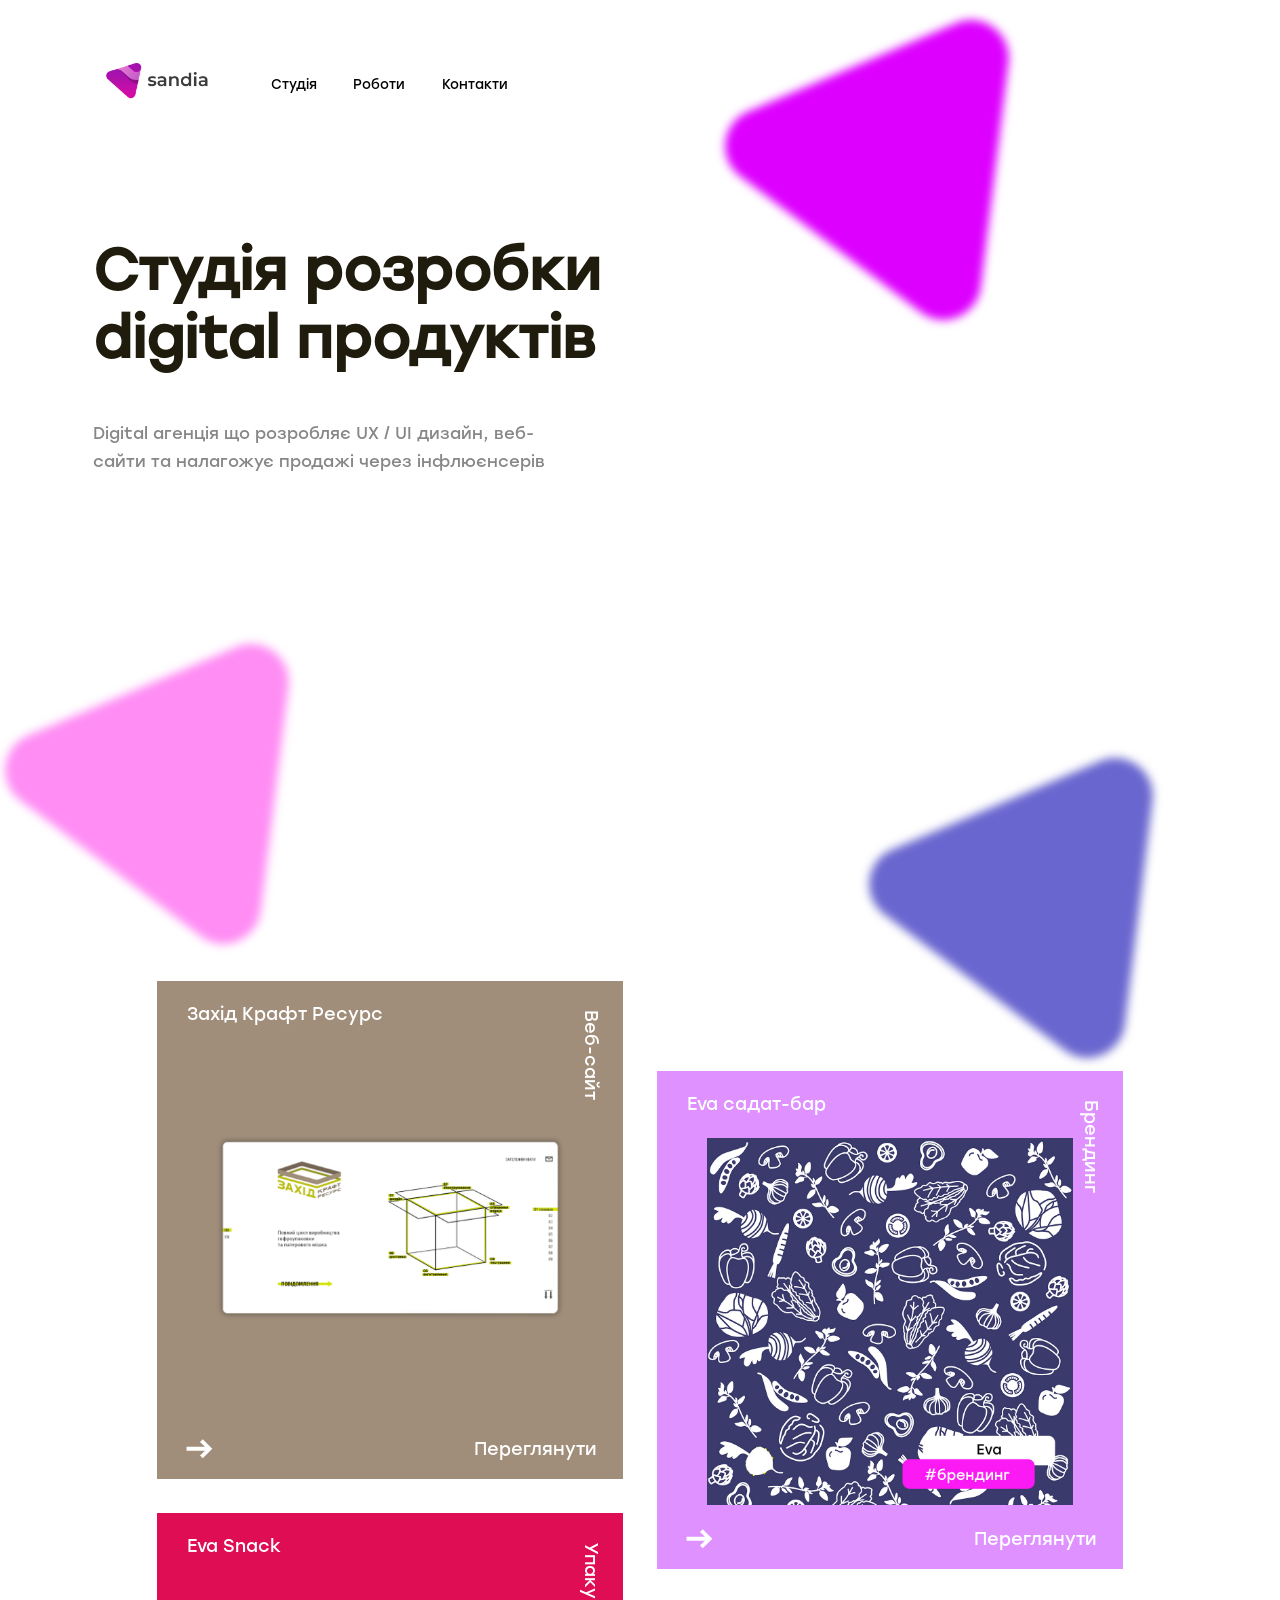
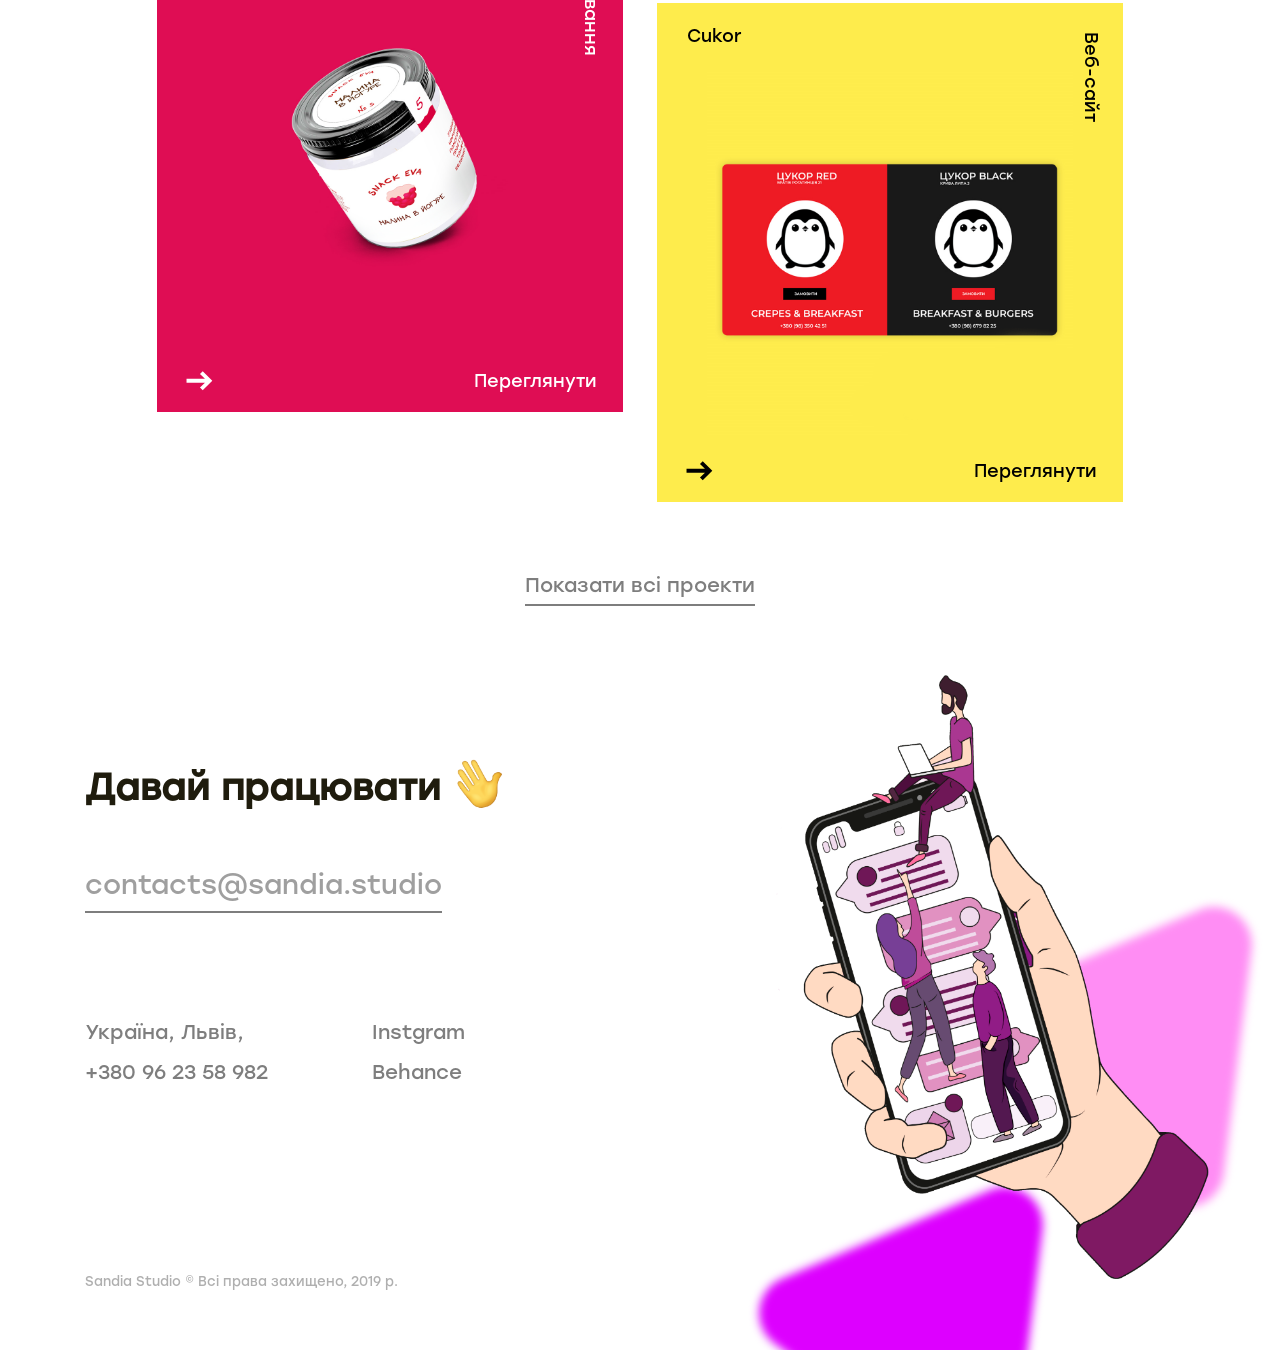
<file: index.html>
<!DOCTYPE html>
<html lang="en">
<head>
    <meta charset="UTF-8">
    <meta name="viewport" content="width=device-width, initial-scale=1.0">
    <meta http-equiv="X-UA-Compatible" content="ie=edge">
    <title>sandia</title>

    <link rel="apple-touch-icon" sizes="76x76" href="img/favicon/apple-touch-icon.png">
    <link rel="icon" type="image/png" sizes="32x32" href="img/favicon/favicon-32x32.png">
    <link rel="icon" type="image/png" sizes="16x16" href="img/favicon/favicon-16x16.png">
    <!--<link rel="manifest" href="img/favicon/site.webmanifest">-->
    <link rel="mask-icon" href="img/favicon/safari-pinned-tab.svg" color="#5bbad5">
    <meta name="msapplication-TileColor" content="#603cba">
    <meta name="theme-color" content="#ffffff">

    <link rel="stylesheet" href="css/normalize.css">
    <link rel="stylesheet" href="css/style.css">
</head>
<body>
    <div class="page-wrap">
        <header>
            <div class="header" id="studio">
                <div class="header__inner">
                    <div class="header-top">
                        <div class="header-top__logo header-top__logo-mobile">
                            <img src="img/svg/logosandia.svg" alt="sandia">
                        </div>
                        <nav class="header-top__menu header-top__logo-mobile-menu">
                            <div class="header-top__logo">
                                <img src="img/svg/logosandia.svg" alt="sandia">
                            </div>
                            <div class="header-top__menu-wrap">
                                <ul class="header-top__menu-list">
                                    <li class="header-top__menu-item">
                                        <a href="#studio" class="header-top__menu-link">
                                            Студія
                                        </a>
                                    </li>
                                    <li class="header-top__menu-item">
                                        <a href="#works" class="header-top__menu-link">
                                            Роботи
                                        </a>
                                    </li>
                                    <li class="header-top__menu-item">
                                        <a href="#contact" class="header-top__menu-link">
                                            Контакти
                                        </a>
                                    </li>
                                </ul>
                                <div class="footer-top header-top__mobile-menu-bottom">
                                    <div class="footer-top__title">
                                        Давай працювати
                                    </div>
                                    <div class="footer-top__contact">
                                        <a href="mailto:contacts@sandia.studio">contacts@sandia.studio</a>
                                    </div>
                                </div>
                            </div>
                        </nav>
                        <a class="header-top__mobile-menu-btn">

                        </a>
                    </div>
                    <div class="header-bottom">
                        <h1 class="header-bottom__title">
                            Cтудія розробки
                            <span>digital продуктів</span>
                        </h1>
                        <div class="header-bottom__desc">
                            Digital агенція що розробляє UX / UI дизайн, веб-
                            <br>
                            сайти та налагожує продажі через інфлюєнсерів
                        </div>
                    </div>
                </div>
            </div>
            <div class="triangle">
                <div class="triangle__inner">
                    <div class="triangle__item triangle__item--one" data-top="1">
                        <svg version="1.1" xmlns="http://www.w3.org/2000/svg" xmlns:xlink="http://www.w3.org/1999/xlink" x="0px" y="0px"
                             viewBox="0 0 542.7 574.1" style="enable-background:new 0 0 542.7 574.1;" xml:space="preserve">
                        <style type="text/css">
                            .t1{fill:#DD00FF;}
                        </style>
                            <path id="Polygon_1" class="t1" d="M442.4,5.8c51-21.7,106.4,20,99.7,75.1l-52.9,429.8c-6.8,55-70.6,82.1-114.8,48.7L28.7,299
                        c-44.3-33.4-35.8-102.1,15.2-123.8L442.4,5.8z"/>
                    </svg>
                    </div>
                    <div class="triangle__item triangle__item--two">
                        <svg version="1.1"  xmlns="http://www.w3.org/2000/svg" xmlns:xlink="http://www.w3.org/1999/xlink" x="0px" y="0px"
                             viewBox="0 0 542.7 574.1" style="enable-background:new 0 0 542.7 574.1;" xml:space="preserve">
                        <style type="text/css">
                            .t2{fill:#FF8DF4;}
                        </style>
                            <path id="Polygon_2" class="t2" d="M442.4,5.8c51-21.7,106.4,20,99.7,75.1l-52.9,429.8c-6.8,55-70.6,82.1-114.8,48.7L28.7,299
                        c-44.3-33.4-35.8-102.1,15.2-123.8L442.4,5.8z"/>
                    </svg>
                    </div>
                    <div class="triangle__item triangle__item--three">
                        <svg version="1.1"  xmlns="http://www.w3.org/2000/svg" xmlns:xlink="http://www.w3.org/1999/xlink" x="0px" y="0px"
                             viewBox="0 0 542.7 574.1" style="enable-background:new 0 0 542.7 574.1;" xml:space="preserve">
                        <style type="text/css">
                            .t3{fill:#6966CF;}
                        </style>
                            <path id="Polygon_3" class="t3" d="M442.4,5.8c51-21.7,106.4,20,99.7,75.1l-52.9,429.8c-6.8,55-70.6,82.1-114.8,48.7L28.7,299
                        c-44.3-33.4-35.8-102.1,15.2-123.8L442.4,5.8z"/>
                    </svg>
                    </div>
                </div>
            </div>
        </header>
        <main>
            <div class="main__inner">
                <div class="project__wrap" id="works">
                    <div class="project__list">
                        <div class="project-item" style="background: #a08e7a">
                            <div class="project-top">
                                <div class="project-top__title">
                                    Захід Крафт Ресурс
                                </div>
                                <div class="project-top__desc">
                                    Веб-сайт
                                </div>
                            </div>
                            <div class="project-center">
                                <div class="project-center__img">
                                    <img src="img/project1.png" alt="img">
                                </div>

                            </div>
                            <div class="project-bottom">
                                <div class="project-bottom__arrow">
                                    <a href="javascript:void(0);">
                                        <svg version="1.1" xmlns="http://www.w3.org/2000/svg" xmlns:xlink="http://www.w3.org/1999/xlink" x="0px" y="0px"
                                             viewBox="0 0 35.8 26.3" style="enable-background:new 0 0 35.8 26.3;" xml:space="preserve">
                                    <g class="st0">
                                        <path class="st1" d="M18.8,22.2l6.7-6.4H0.7v-5.4h24.8L18.8,4l3.7-3.8l12.9,12.8L22.5,25.9L18.8,22.2z"/>
                                    </g>
                                    </svg>
                                    </a>
                                </div>
                                <div class="project-bottom__btn">
                                    <a href="#" class="project-bottom__btn-link">
                                        Переглянути
                                    </a>
                                </div>
                            </div>
                        </div>
                        <div class="project-item" style="background: #df92ff">
                            <div class="project-top">
                                <div class="project-top__title">
                                    Eva садат-бар
                                </div>
                                <div class="project-top__desc">
                                    Брендинг
                                </div>
                            </div>
                            <div class="project-center">
                                <div class="project-center__img">
                                    <img src="img/project2.png" alt="img">
                                </div>

                            </div>
                            <div class="project-bottom">
                                <div class="project-bottom__arrow">
                                    <a href="javascript:void(0);">
                                        <svg version="1.1" xmlns="http://www.w3.org/2000/svg" xmlns:xlink="http://www.w3.org/1999/xlink" x="0px" y="0px"
                                             viewBox="0 0 35.8 26.3" style="enable-background:new 0 0 35.8 26.3;" xml:space="preserve">
                                    <g class="st0">
                                        <path class="st1" d="M18.8,22.2l6.7-6.4H0.7v-5.4h24.8L18.8,4l3.7-3.8l12.9,12.8L22.5,25.9L18.8,22.2z"/>
                                    </g>
                                    </svg>
                                    </a>
                                </div>
                                <div class="project-bottom__btn">
                                    <a href="#" class="project-bottom__btn-link">
                                        Переглянути
                                    </a>
                                </div>
                            </div>
                        </div>
                        <div class="project-item" style="background: #df0d54">
                            <div class="project-top">
                                <div class="project-top__title">
                                    Eva Snack
                                </div>
                                <div class="project-top__desc">
                                    Упакування
                                </div>
                            </div>
                            <div class="project-center">
                                <div class="project-center__img">
                                    <img src="img/project3.png" alt="img">
                                </div>

                            </div>
                            <div class="project-bottom">
                                <div class="project-bottom__arrow">
                                    <a href="javascript:void(0);">
                                        <svg version="1.1" xmlns="http://www.w3.org/2000/svg" xmlns:xlink="http://www.w3.org/1999/xlink" x="0px" y="0px"
                                             viewBox="0 0 35.8 26.3" style="enable-background:new 0 0 35.8 26.3;" xml:space="preserve">
                                    <g class="st0">
                                        <path class="st1" d="M18.8,22.2l6.7-6.4H0.7v-5.4h24.8L18.8,4l3.7-3.8l12.9,12.8L22.5,25.9L18.8,22.2z"/>
                                    </g>
                                    </svg>
                                    </a>
                                </div>
                                <div class="project-bottom__btn">
                                    <a href="#" class="project-bottom__btn-link">
                                        Переглянути
                                    </a>
                                </div>
                            </div>
                        </div>
                        <div class="project-item black-txt" style="background: #feec4c">
                            <div class="project-top">
                                <div class="project-top__title">
                                    Cukor
                                </div>
                                <div class="project-top__desc">
                                    Веб-сайт
                                </div>
                            </div>
                            <div class="project-center">
                                <div class="project-center__img">
                                    <img src="img/project4.png" alt="img">
                                </div>

                            </div>
                            <div class="project-bottom">
                                <div class="project-bottom__arrow">
                                    <a href="javascript:void(0);">
                                        <svg version="1.1" xmlns="http://www.w3.org/2000/svg" xmlns:xlink="http://www.w3.org/1999/xlink" x="0px" y="0px"
                                             viewBox="0 0 35.8 26.3" style="enable-background:new 0 0 35.8 26.3;" xml:space="preserve">
                                    <g class="st0">
                                        <path class="st1" d="M18.8,22.2l6.7-6.4H0.7v-5.4h24.8L18.8,4l3.7-3.8l12.9,12.8L22.5,25.9L18.8,22.2z"/>
                                    </g>
                                    </svg>
                                    </a>
                                </div>
                                <div class="project-bottom__btn">
                                    <a href="#" class="project-bottom__btn-link">
                                        Переглянути
                                    </a>
                                </div>
                            </div>
                        </div>
                    </div>
                </div>
                <div class="project__more">
                    <div class="project__more-btn">
                        <a href="javascript:void(0);" class="project__more-btn-link">
                            Показати всі проекти
                        </a>
                    </div>
                </div>
            </div>
        </main>
        <footer>
            <div class="footer">
                <div class="footer__inner">
                    <div class="footer-top" id="contact">
                        <div class="footer-top__title">
                            Давай працювати
                        </div>
                        <div class="footer-top__contact">
                            <a href="mailto:contacts@sandia.studio">contacts@sandia.studio</a>
                        </div>
                    </div>
                    <div class="footer-center">
                        <div class="footer-center__inner">
                            <div class="footer-center__info">
                        <span class="footer-center__info-item">
                            Україна, Львів,
                        </span>
                                <a class="footer-center__info-item" href="tel:380962358982">
                                    +380 96 23 58 982
                                </a>
                            </div>
                            <div class="footer-center__link">
                                <a href="#" class="footer-center__link-item">
                                    Instgram
                                </a>
                                <a href="#" class="footer-center__link-item">
                                    Behance
                                </a>
                            </div>
                        </div>
                    </div>
                    <div class="footer-bottom">
                        <div class="footer-bottom__caption-city">
                            Україна, Львів
                        </div>
                        <div class="footer-bottom__caption">
                            Sandia Studio © Всі права захищено, 2019 р.
                        </div>
                    </div>
                    <div class="footer__hand-phone">
                        <img src="img/hand_phone.png" alt="img">
                    </div>
                </div>
            </div>
            <div class="triangle">
                <div class="triangle__inner triangle__inner--two">
                    <div class="triangle__item triangle__item--four" data-top="1">
                        <svg version="1.1"  xmlns="http://www.w3.org/2000/svg" xmlns:xlink="http://www.w3.org/1999/xlink" x="0px" y="0px"
                             viewBox="0 0 542.7 574.1" style="enable-background:new 0 0 542.7 574.1;" xml:space="preserve">
                        <style type="text/css">
                            .t4{fill:#FF8DF4;}
                        </style>
                            <path id="Polygon_4" class="t4" d="M442.4,5.8c51-21.7,106.4,20,99.7,75.1l-52.9,429.8c-6.8,55-70.6,82.1-114.8,48.7L28.7,299
                        c-44.3-33.4-35.8-102.1,15.2-123.8L442.4,5.8z"/>
                    </svg>
                    </div>
                    <div class="triangle__item triangle__item--five">
                        <svg version="1.1"  xmlns="http://www.w3.org/2000/svg" xmlns:xlink="http://www.w3.org/1999/xlink" x="0px" y="0px"
                             viewBox="0 0 542.7 574.1" style="enable-background:new 0 0 542.7 574.1;" xml:space="preserve">
                        <style type="text/css">
                            .t5{fill:#DD00FF;}
                        </style>
                            <path id="Polygon_5" class="t5" d="M442.4,5.8c51-21.7,106.4,20,99.7,75.1l-52.9,429.8c-6.8,55-70.6,82.1-114.8,48.7L28.7,299
                        c-44.3-33.4-35.8-102.1,15.2-123.8L442.4,5.8z"/>
                    </svg>
                    </div>
                </div>
            </div>
        </footer>
    </div>



<script src="js/jquery-3.4.1.min.js"></script>
<script src="js/main.js"></script>
</body>
</html>
</file>
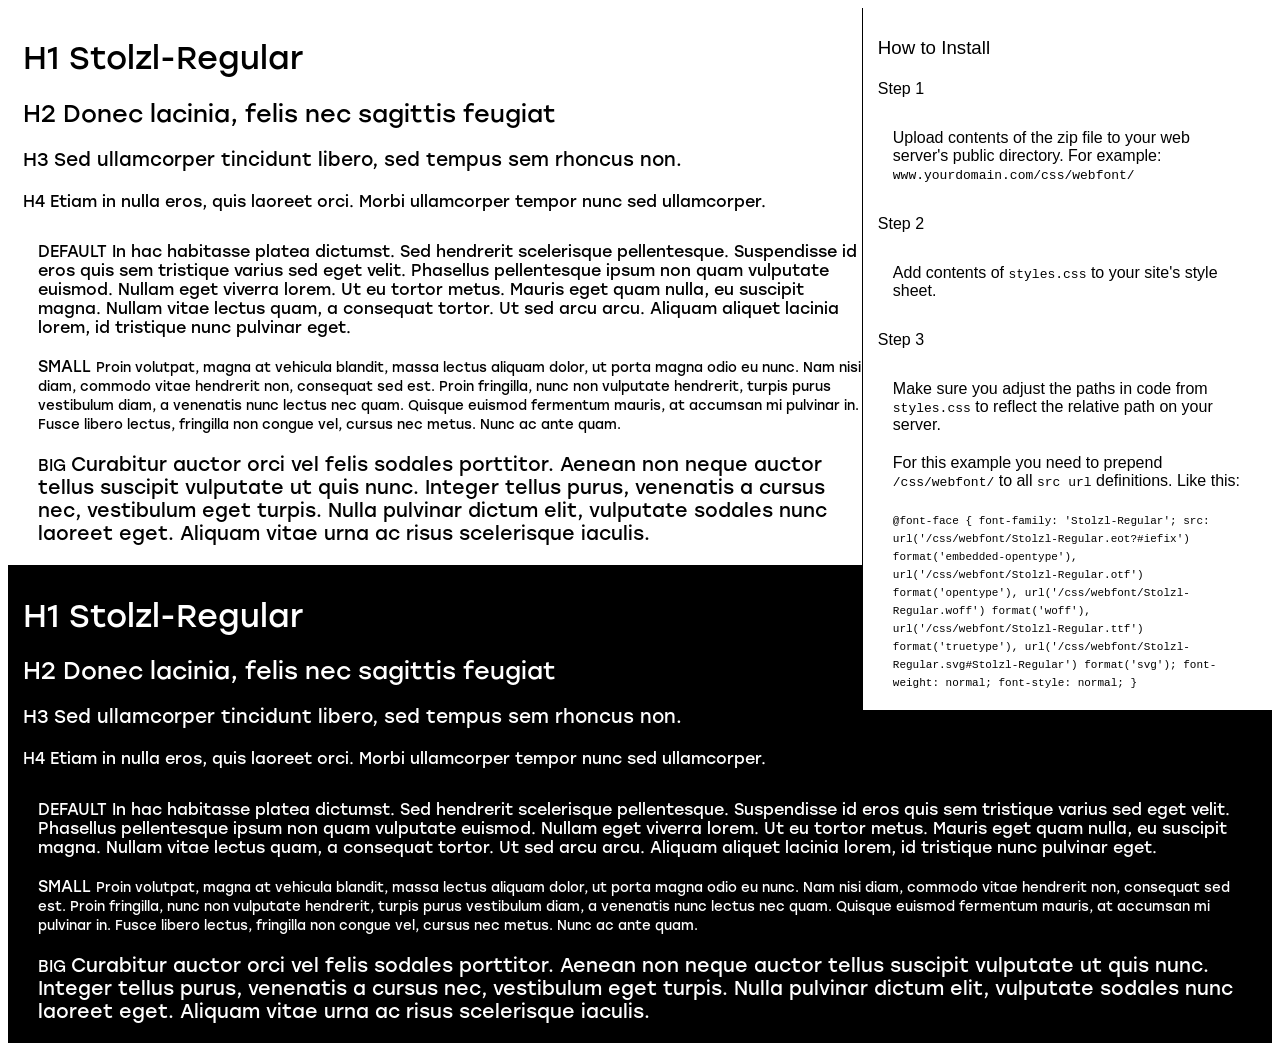
<file: font/Stolzl-Regular/preview.html>
<!DOCTYPE html>
<html>
<head>
<title>
Stolzl-Regular
 - Web font preview
</title>
<style type='text/css'>

@font-face {
  font-family: 'Stolzl-Regular';
  src: url('Stolzl-Regular.eot?#iefix') format('embedded-opentype'),  url('Stolzl-Regular.otf')  format('opentype'),
	     url('Stolzl-Regular.woff') format('woff'), url('Stolzl-Regular.ttf')  format('truetype'), url('Stolzl-Regular.svg#Stolzl-Regular') format('svg');
  font-weight: normal;
  font-style: normal;
}

body { font-family: 'Stolzl-Regular' !important; }
h1, h2, h3, h4 { font-weight: normal; }
.reg { color:black; background:white; }
.inverse { color:white; background:black; }
div { padding: 10px 15px; }
.right { background:white; width:30%; float: right; font-family: sans-serif; border: 1px solid black; border-width: 0 0 1px 1px;}
</style>
</head>
<body>
<div class='right'>
<h3>How to Install</h3>
<h4>Step 1</h4>
<div>
Upload contents of the zip file to your web server's public directory. For example:
<code>www.yourdomain.com/css/webfont/</code>
</div>
<h4>Step 2</h4>
<div>
Add contents of
<code>styles.css</code>
to your site's style sheet.
</div>
<h4>Step 3</h4>
<div>
Make sure you adjust the paths in code from
<code>styles.css</code>
to reflect the relative path on your server.
</div>
<div>
For this example you need to prepend
<code>/css/webfont/</code>
to all
<code>src url</code>
definitions. Like this:
</div>
<div>
<code style='font-size:11px;'>@font-face {
  font-family: 'Stolzl-Regular';
  src: url('/css/webfont/Stolzl-Regular.eot?#iefix') format('embedded-opentype'),  url('/css/webfont/Stolzl-Regular.otf')  format('opentype'),
	     url('/css/webfont/Stolzl-Regular.woff') format('woff'), url('/css/webfont/Stolzl-Regular.ttf')  format('truetype'), url('/css/webfont/Stolzl-Regular.svg#Stolzl-Regular') format('svg');
  font-weight: normal;
  font-style: normal;
}</code>
</div>
</div>
<div class='reg'>
<h1>
H1
Stolzl-Regular
</h1>
<h2>
H2
Donec lacinia, felis nec sagittis feugiat
</h2>
<h3>
H3
Sed ullamcorper tincidunt libero, sed tempus sem rhoncus non.
</h3>
<h4>
H4
Etiam in nulla eros, quis laoreet orci. Morbi ullamcorper tempor nunc sed ullamcorper.
</h4>
<div>
DEFAULT
In hac habitasse platea dictumst. Sed hendrerit scelerisque pellentesque. Suspendisse id eros quis sem tristique varius sed eget velit. Phasellus pellentesque ipsum non quam vulputate euismod. Nullam eget viverra lorem. Ut eu tortor metus. Mauris eget quam nulla, eu suscipit magna. Nullam vitae lectus quam, a consequat tortor. Ut sed arcu arcu. Aliquam aliquet lacinia lorem, id tristique nunc pulvinar eget.
</div>
<div>
SMALL
<small>
Proin volutpat, magna at vehicula blandit, massa lectus aliquam dolor, ut porta magna odio eu nunc. Nam nisi diam, commodo vitae hendrerit non, consequat sed est. Proin fringilla, nunc non vulputate hendrerit, turpis purus vestibulum diam, a venenatis nunc lectus nec quam. Quisque euismod fermentum mauris, at accumsan mi pulvinar in. Fusce libero lectus, fringilla non congue vel, cursus nec metus. Nunc ac ante quam.
</small>
</div>
<div>
BIG
<big>
Curabitur auctor orci vel felis sodales porttitor. Aenean non neque auctor tellus suscipit vulputate ut quis nunc. Integer tellus purus, venenatis a cursus nec, vestibulum eget turpis. Nulla pulvinar dictum elit, vulputate sodales nunc laoreet eget. Aliquam vitae urna ac risus scelerisque iaculis.
</big>
</div>

</div>
<div class='inverse'>
<h1>
H1
Stolzl-Regular
</h1>
<h2>
H2
Donec lacinia, felis nec sagittis feugiat
</h2>
<h3>
H3
Sed ullamcorper tincidunt libero, sed tempus sem rhoncus non.
</h3>
<h4>
H4
Etiam in nulla eros, quis laoreet orci. Morbi ullamcorper tempor nunc sed ullamcorper.
</h4>
<div>
DEFAULT
In hac habitasse platea dictumst. Sed hendrerit scelerisque pellentesque. Suspendisse id eros quis sem tristique varius sed eget velit. Phasellus pellentesque ipsum non quam vulputate euismod. Nullam eget viverra lorem. Ut eu tortor metus. Mauris eget quam nulla, eu suscipit magna. Nullam vitae lectus quam, a consequat tortor. Ut sed arcu arcu. Aliquam aliquet lacinia lorem, id tristique nunc pulvinar eget.
</div>
<div>
SMALL
<small>
Proin volutpat, magna at vehicula blandit, massa lectus aliquam dolor, ut porta magna odio eu nunc. Nam nisi diam, commodo vitae hendrerit non, consequat sed est. Proin fringilla, nunc non vulputate hendrerit, turpis purus vestibulum diam, a venenatis nunc lectus nec quam. Quisque euismod fermentum mauris, at accumsan mi pulvinar in. Fusce libero lectus, fringilla non congue vel, cursus nec metus. Nunc ac ante quam.
</small>
</div>
<div>
BIG
<big>
Curabitur auctor orci vel felis sodales porttitor. Aenean non neque auctor tellus suscipit vulputate ut quis nunc. Integer tellus purus, venenatis a cursus nec, vestibulum eget turpis. Nulla pulvinar dictum elit, vulputate sodales nunc laoreet eget. Aliquam vitae urna ac risus scelerisque iaculis.
</big>
</div>

</div>
</body>
</html>
</file>
<file: css/style.css>
@import "../font/Stolzl-Regular/styles.css";

body {
    font-family: Stolzl-Regular, sans-serif;

    overflow: hidden;
    overflow-x: hidden;
    overflow-y: visible;
    position: relative;
}

.page-wrap {
    overflow: hidden;
}

a {
    text-decoration: none;
}

header {
    position: relative;
    /*overflow: hidden;*/
}
.header {
    /*margin: 79px 0 294px 127px;*/
    padding: 59px 0 294px 127px;
    padding-left: 6.61vw;
    display: flex;
    flex-direction: column;
    align-items: center;
    min-height: calc(100vh - 190px);
}
.header__inner {
    /*max-width: 1920px;*/
    max-width: 100vw;
    width: 100%;
}
.header-top {
    max-width: 940px;
    width: 100%;
    display: flex;
    align-items: center;
    /*margin-bottom: 175px;*/
    margin-bottom: 10vw;
    z-index: 10;
    position: relative;
}
.header-top__logo {
    /*width: 180px;*/
    width: 9.05vw;
    /*margin-right: 50px;*/
    /*margin-left: 14px;*/
    margin-left: 0.75vw;
    margin-right: 2.7vw;
}
.header-top__logo img{
    width: 100%;
}
.header-top__menu {
    display: flex;
}
.header-top__menu-wrap {
    display: flex;
    align-items: center;
}
.header-top__menu-list {
    margin: 0;
    padding: 0;
    list-style: none;
    display: flex;
    align-items: center;
}
.header-top__menu-item {
    /*margin: 0 26px;*/
    margin: 0 1.42vw;
}
.header-top__menu-link {
    /*font-size: 25px;*/
    /*font-size: 18px;*/
    font-size: 1.05vw;
    color: black;
    transition: 0.3s;
}
.header-top__menu-link:hover {
    color: #878787;
}
.header-bottom {
    /*max-width: 875px;*/
    /*width: 100%;*/
}
.header-bottom__title {
    /*font-size: 85px;*/
    font-size: 4.45vw;
    color: #1f1c0d;
    margin: 0;
    z-index: 5;
    position: relative;
    font-weight: 600;

    line-height: 1.2;

    display: block;
}
.header-bottom__title span{
    display: block;
}
.header-bottom__desc {
    /*font-size: 25px;*/
    font-size: 1.3vw;
    color: #878787;
    line-height: 1.67;
    /*margin-top: 64px;*/
    margin-top: 3.7vw;
    z-index: 5;
    position: relative;
}
main {

}
.main__inner {
    display: flex;
    flex-direction: column;
    align-items: center;

    position: relative;
    z-index: 5;
}
.project__wrap {
    /*max-width: 1920px;*/
    max-width: 100vw;
    width: 100%;
    display: flex;
    flex-direction: column;
    align-items: center;
    /*margin-top: 235px;*/
    /*margin-top: 12.25vw;*/
    margin-top: 5vw;
}
.project__list {
    display: flex;
    flex-wrap: wrap;
    justify-content: center;
}
.project-item {
    /*max-width: 700px;*/
    max-width: 36.45vw;
    width: 100%;
    /*margin: 25px;*/
    margin: 1.3vw;
    transition: 0.3s;
    position: relative;

    overflow: hidden;
}


.project-item{
    opacity: 0;
    transform: translateY(-100px);
    transition: 1s;
}

.project-item:nth-child(even){
    transition: 0.5s 0.5s;
    transform: translateY(0);
}

.project-item.project-item--animate{
    opacity: 1;
    transform: translateY(0);
}

.project-item.project-item--animate:nth-child(even){
    transform: translateY(90px);
}

.project-item.project-item--animate:nth-child(1) {
    /*transition-delay: 0.3s;*/
}
.project-item.project-item--animate:nth-child(2) {
    transition-delay: 0.3s;
}
.project-item.project-item--animate:nth-child(3) {
    transition-delay: 0.4s;
}
.project-item.project-item--animate:nth-child(4) {
    transition-delay: 0.6s;
}

.project-item:nth-child(even) {
    /*transform: translateY(-190px);*/
}
.project-top {
    /*padding: 30px 75px 36px 44px;*/
    /*margin-top: 35px;*/
    /*margin-left: 45px;*/
    /*padding: 35px 45px;*/
    padding: 1.82vw 2.34vw;

    position: relative;

}
.project-top__title {
    /*font-size: 27px;*/
    font-size: 1.4vw;

    color: white;
}
.project-top__desc {
    /*font-size: 27px;*/
    font-size: 1.4vw;
    color: white;
    position: absolute;
    transform: rotate(90deg);
    right: -43%;
    /*top: 48%;*/
    /*top: 52%;*/
    top: 19.7vw;
    width: 100%;
}
.project-center {
    display: flex;
    justify-content: center;
    align-items: center;
    /*margin: 0 75px;*/
    margin: 0 3.9vw;
}
.project-center__img {
    width: 100%;
}
.project-center img{
    width: 100%;
}
.project-bottom {
    display: flex;
    justify-content: space-between;
    align-items: center;
    /*padding: 0 40px 30px 44px;*/
    /*padding: 30px 40px 30px 44px;*/
    padding: 1.56vw 2.08vw 1.56vw 2.29vw;
}
.project-bottom__arrow {
    display: flex;
    align-items: center;
}
.project-bottom__arrow a{
    display: flex;
    transition: 0.3s;
}
.project-bottom__arrow a:hover svg{
    transform: translateX(40px);
}
.project-bottom__arrow svg{
    fill: white;
    /*width: 40px;*/
    width: 2.08vw;
    transition: 0.3s;
}
.project-bottom__btn {

}
.project-bottom__btn-link {
    /*font-size: 27px;*/
    font-size: 1.4vw;
    color: white;
    transition: 0.3s;
}
.project-bottom__btn-link:hover {
    filter: invert(100%);
}
.project__more {
    /*margin-top: 208px;*/
    margin-top: 10.8vw;
    display: flex;
    justify-content: center;
}
.project__more-btn {

}
.project__more-btn-link {
    /*font-size: 30px;*/
    font-size: 1.56vw;

    color: #7e7e7e;
    position: relative;
    transition: 0.3s;
    line-height: 2;
    display: flex;
}
.project__more-btn-link:hover {
    color: black;
}
.project__more-btn-link:after {
    content: '';
    position: absolute;
    bottom: 0;
    left: 0;
    height: 2px;
    background: #7e7e7e;
    width: 100%;
    transition: 0.3s;
}
.project__more-btn-link:hover:after {
    background: black;
}
.black-txt .project-top__title,
.black-txt .project-top__desc,
.black-txt .project-bottom__btn-link {
    color: black;
}
.black-txt .project-bottom__arrow svg {
    fill: black;
}
footer {
    position: relative;
    /*overflow: hidden;*/
}
.footer {
    display: flex;
    justify-content: center;
}

.footer__inner {
    /*max-width: 1920px;*/
    max-width: 100vw;
    width: 100%;
    padding: 363px 0 60px 127px;
    padding-left: 6.61vw;

    position: relative;
}
.footer__hand-phone {
    position: absolute;
    /*right: 106px;*/
    right: 5.52vw;
    /*bottom: 100px;*/
    bottom: 5.2vw;
    /*max-width: 650px;*/
    max-width: 33.85vw;
    opacity: 0;
    z-index: 5;
}
.footer__hand-phone.show img{
    width: 100%;
    animation: crescendo 0.5s alternate ease-in;
    animation-fill-mode: forwards;
}
@keyframes crescendo {
    0% {
        transform: scale(.8);
    }
    100% {
        transform: scale(1);
    }
}
.footer__hand-phone.show {
    animation: fadein 2s;
    animation-fill-mode: forwards;
}
@keyframes fadein {
    from {
        opacity:0;
    }
    to {
        opacity:1;
    }
}
@-moz-keyframes fadein { /* Firefox */
    from {
        opacity:0;
    }
    to {
        opacity:1;
    }
}
@-webkit-keyframes fadein { /* Safari and Chrome */
    from {
        opacity:0;
    }
    to {
        opacity:1;
    }
}
@-o-keyframes fadein { /* Opera */
    from {
        opacity:0;
    }
    to {
        opacity: 1;
    }
}
.footer-top {
    /*max-width: 675px;*/
    /*width: 100%;*/
}
.footer-top__title {
    /*font-size: 60px;*/
    /*font-size: 55px;*/
    font-size: 2.86vw;
    color: #1f1c0d;
    position: relative;
    z-index: 5;
    position: relative;
    display: inline-flex;
    font-weight: 600;
}
.footer-top__title:after {
    content: '';
    display: flex;
    background:url("../img/Hand.png") center center no-repeat;
    position: absolute;
    /*right: -110px;*/
    right: -5.729vw;
    /*top: -28px;*/
    top: -1.45vw;
    /*width: 100px;*/
    width: 5.2vw;
    /*height: 100px;*/
    height: 5.2vw;
    background-size: contain;
}
.footer-top__contact {
    /*margin-top: 75px;*/
    margin-top: 3.90625vw;
    z-index: 5;
    position: relative;
    display: flex;
}
.footer-top__contact a {
    /*font-size: 41px;*/
    font-size: 2.135vw;
    color: #9f9f9f;
    position: relative;
    line-height: 2;
    display: flex;
    transition: 0.3s;
}
.footer-top__contact a:hover {
    color: black;
}
.footer-top__contact a:after {
    content: '';
    position: absolute;
    bottom: 0;
    left: 0;
    height: 2px;
    background: #7e7e7e;
    width: 100%;
    transition: 0.3s;
}
.footer-top__contact a:hover:after {
    background: black;
}
.footer-center {
    /*margin-top: 148px;*/
    margin-top: 7.708vw;
    /*max-width: 675px;*/
    /*max-width: 570px;*/
    max-width: 29.6875vw;
    width: 100%;
}
.footer-center__inner {
    display: flex;
    justify-content: space-between;
}
.footer-center__info {
    display: flex;
    flex-direction: column;
    line-height: 2;
    z-index: 5;
    position: relative;
}
.footer-center__info a{
    transition: 0.3s;
    position: relative;
}
.footer-center__info a:hover {
    color: black;
}
.footer-center__info a:after {
    content: '';
    position: absolute;
    bottom: 0;
    left: 0;
    height: 2px;
    background: transparent;
    width: 100%;
    transition: 0.3s;
}
.footer-center__info a:hover:after {
    background: black;
}
.footer-center__info-item {
    /*font-size: 30px;*/
    font-size: 1.5625vw;
    color: #7e7e7e;
    z-index: 5;
    position: relative;
}
.footer-center__link {
    display: flex;
    flex-direction: column;
    line-height: 2;
}
.footer-center__link-item {
    /*font-size: 30px;*/
    font-size: 1.5625vw;
    color: #7e7e7e;
    transition: 0.3s;
    position: relative;
    z-index: 5;
}
.footer-center__link-item:hover {
    color: black;
}
.footer-center__link-item:after {
    content: '';
    position: absolute;
    bottom: 0;
    left: 0;
    height: 2px;
    background: transparent;
    width: 100%;
    transition: 0.3s;
}
.footer-center__link-item:hover:after {
    background: black;
}
.footer-bottom {
    /*margin-top: 274px;*/
    margin-top: 14.27vw;
    /*max-width: 768px;*/
    max-width: 40vw;
    width: 100%;
}
.footer-bottom__caption {
    /*font-size: 20px;*/
    font-size: 1.04vw;
    color: #afafaf;
    z-index: 5;
    position: relative;
}
.footer-bottom__caption-city {
    display: none;
    z-index: 5;
    position: relative;
}
.header-top__logo-mobile {
    display: none;
    z-index: 5;
    position: relative;
}

.header-top__mobile-menu-btn {
    display: none;
    width: 25px;
    height: 20px;
    cursor: pointer;
    position: fixed;
    right: 20px;
    background: url("../img/svg/menu-btn.svg") center center no-repeat;
 }
.header-top__mobile-menu-btn.btn-open {
    background: url("../img/svg/menu-btn-close.svg") center center no-repeat;
}
.header-top__mobile-menu-btn {
    display: none;
    width: 25px;
    height: 20px;
    cursor: pointer;
    position: fixed;
    right: 20px;
    background: url("../img/svg/menu-btn.svg") center center no-repeat;
}
.header-top__mobile-menu-bottom {
    display: none;
}
.open-menu {
    display: block;
}
.btn-open {
    display: block;
}

@media (max-width: 1600px) {
    .footer__hand-phone {
        /*right: 40px;*/
        /*bottom: 140px;*/
        /*max-width: 530px;*/
    }
    .header {
        padding: 60px;
        padding-left: 7.25vw;
        min-height: calc(100vh - 120px);
    }
    .header-bottom {
        /*max-width: 550px;*/
    }
    .header-bottom__title {
        /*font-size: 45px;*/
    }
    .header-bottom__desc {
        /*max-width: 550px;*/
        /*font-size: 24px;*/
    }
    .project__wrap {
        /*margin-top: 150px;*/
    }
    .project-item {
        /*max-width: 580px;*/
    }
    .project__more {
        /*margin-top: 150px;*/
    }
    .project__more-btn-link {
        /*font-size: 24px;*/
    }
    .footer__inner {
        /*padding: 160px 0 60px 60px;*/
        padding-top: 160px;
    }
    .footer-top {
        /*max-width: 500px;*/
    }
    .footer-top__title {
        /*font-size: 40px;*/
    }
    .footer-top__title:after {
        /*width: 90px;*/
        /*height: 90px;*/
    }
    .footer-center {
        /*max-width: 500px;*/
        /*margin-top: 100px;*/
    }
    .footer-center__info-item,
    .footer-center__link-item {
        /*font-size: 20px;*/
    }
    .footer-bottom__caption {
        /*font-size: 18px;*/
    }
    .footer__hand-phone {
        /*max-width: 450px;*/
    }
    .footer-bottom {
        /*margin-top: 220px;*/
    }
    .header-top__logo {
        /*width: 150px;*/
        /*margin-right: 50px;*/
        /*margin-left: 14px;*/
    }
    .header-bottom__desc {
        /*max-width: 706px;*/
        /*font-size: 20px;*/
    }
    .header-bottom {
        /*max-width: 560px;*/
    }
}

@media (max-width: 1400px) {
    .project-top__title,
    .project-top__desc,
    .project-bottom__btn-link {
        /*font-size: 22px;*/
    }
    /*.project__more-btn-link {*/
        /*font-size: 20px;*/
    /*}*/
    .project-item.project-item--animate:nth-child(1) {
        transition-delay: 0s;
    }
    .project-item.project-item--animate:nth-child(2) {
        transition-delay: 0s;
    }
    .project-item.project-item--animate:nth-child(3) {
        transition-delay: 0s;
    }
    .project-item.project-item--animate:nth-child(4) {
        transition-delay: 0s;
    }
    .header-top__logo {
        /*width: 150px;*/
    }
    .header-top__logo img{
        width: 100%;
    }
    .header-top__menu-link {
        /*font-size: 16px;*/
    }

}

@media (max-width: 1300px) {
    .project-item {
        /*max-width: 540px;*/
    }
    .project-top {
        /*padding: 20px 45px;*/
    }
    .project-bottom {
        display: flex;
        justify-content: space-between;
        align-items: center;
        /*padding: 20px 40px 30px 44px;*/
    }
}

@media (max-width: 1260px) {
    .project-item:nth-child(even) {
        transform: translateY(-100px);
    }
    .project-item.project-item--animate:nth-child(even){
        /*transform: translateY(0);*/
    }
}

@media (max-width: 1100px) {
    .project__wrap {
        /*margin-top: 60px;*/
    }
    .project__more {
        /*margin-top: 75px;*/
    }
    .footer__hand-phone {
        display: none;
    }
    .footer-bottom {
        /*margin-top: 80px;*/
    }
    .header-top {
        /*margin-bottom: 100px;*/
    }
}
@media (max-width: 992px) {

    .project__more {
        margin-top: 45px;
    }
    .footer-center__info-item,
    .footer-center__link-item {
        font-size: 20px;
    }
    .footer-bottom__caption {
        font-size: 18px;
    }
    .project-item.project-item--animate:nth-child(even) {
        transform: translateY(0);
    }

    .project-top__desc {
        /*top: 52%;*/

        transform: rotate(90deg);
        right: -50px;
        top: 85px;
        left: auto;
        display: inline-flex;
        width: 150px;
        height: auto;
    }

    .project-center {
        margin: 0 75px;
    }

    .project-bottom {
        padding: 20px 40px 30px 44px;
    }

    .header {
        min-height: calc(100vh - 20px);
        padding: 20px;
    }

    .header-top__logo-mobile {
        display: flex;
    }

    .header-bottom__title {
        font-size: 60px;
        line-height: 74px;
    }

    .header-bottom__desc {
        font-size: 20px;
    }

    .header-top__logo-mobile-menu {
        z-index: 15;
    }

    .header-top__logo {
        margin: 0;
    }

    .header-top__logo-mobile-menu .header-top__logo {
        position: absolute;
        left: 20px;
        top: 20px;
    }

    .header-top {
        justify-content: space-between;
        margin-bottom: 100px;
    }

    .header-top__menu {
        display: none;
        position: fixed;
        background: white;
        z-index: 100;
        top: 0;
        left: 0;
        width: 100%;
        height: 100%;
        overflow: hidden;
    }

    .header-top__menu-wrap {
        flex-direction: column;
        justify-content: space-around;
        height: 100%;
    }

    .header-top__menu-list {
        display: flex;
        flex-direction: column;
        padding-top: 20px;
    }

    .header-top__menu-item {
        margin: 15px 0 !important;
        width: 100%;
        display: flex;
        justify-content: center;
    }

    .header-top__mobile-menu-btn {
        display: flex;
        z-index: 110;
    }

    .header-top__mobile-menu-bottom {
        display: flex;
        flex-direction: column;
        /*width: 100%;*/
        /*max-width: 320px;*/
        margin: 0 auto;
    }

    .header-top__mobile-menu-bottom .footer-top__title {
        font-size: 20px;
    }

    .footer-top__title:after {
        width: 90px;
        height: 90px;
         right: -110px;
         top: -28px;
        }

    .header-top__mobile-menu-bottom .footer-top__title:after {
        width: 50px;
        height: 50px;
        right: -15px;
        top: -18px;
    }

    .header-top__mobile-menu-bottom .footer-top__contact {
        margin-top: 25px;
    }

    .header-top__mobile-menu-bottom .footer-top__contact a {
        font-size: 18px;
    }

    .main__inner {
        padding: 20px;
    }

    .project-item {
        margin: 25px 0;

        max-width: 540px;
    }

    .footer__inner {
        padding: 100px 20px 20px 20px;
    }

    .header-top__menu-link {
        font-size: 16px;
    }

    .header-top__logo {
        width: 150px;
    }

    .header-bottom__desc {
        margin-top: 64px;
    }

    .project__wrap {
        margin-top: 60px;
    }

    .project-top__title,
    .project-top__desc,
    .project-bottom__btn-link {
        font-size: 22px;
    }

    .project-bottom__arrow svg {
        width: 40px;
    }

    .project__more-btn-link {
        font-size: 20px;
    }
    .footer-top__title {
        font-size: 40px;
    }
    .footer-top__contact a {
        font-size: 30px;
    }
    .footer-center {
        max-width: 500px;
        margin-top: 100px;
    }
    .footer-bottom {
        margin-top: 80px;
        max-width: 768px;
    }
    .project-bottom__btn-link {
        line-height: 0;
    }
}
@media (max-width: 768px) {
    .header-bottom__title {
        line-height: 60px;
        font-size: 45px;
    }
    .header-bottom__desc {
        font-size: 14px;
    }
    .project-top__title,
    .project-top__desc,
    .project-bottom__btn-link{
        font-size: 16px;
    }
    .project-bottom__arrow svg {
        width: 25px;
        height: 18px;
    }
    .project-top {
        padding: 25px 35px;
    }
    .project-center {
        margin: 0 50px;
    }
    .project-bottom {
        padding: 25px 35px 25px 25px;
    }

    .footer-top__title:after {
        right: -70px;
    }

    .footer__inner {
        display: flex;
        flex-direction: column;
        /*align-items: center;*/
    }
    .footer-bottom {
        display: flex;
        /*justify-content: center;*/
    }
    .footer-top {
        /*max-width: 400px;*/
    }
    .footer-top.header-top__mobile-menu-bottom {
        /*max-width: 320px;*/
    }
    .footer-top__title {
        font-size: 30px;
    }
    .footer-top__title:after {
        width: 70px;
        height: 70px;
    }
    .footer-top__contact {
        margin-top: 50px;
    }
    .footer-top__contact a {
        font-size: 24px;
    }
    .footer-center {
        /*max-width: 400px;*/
        max-width: 315px;
        margin-top: 50px;
    }
    .header-top__logo {
        width: 130px;
    }
    .footer-center__link-item:after {
        width: 94px;
    }
}
@media (max-width: 500px) {
    .project-top__title,
    .project-top__desc,
    .project-bottom__btn-link{
        font-size: 14px;
    }
    .project-top {
        padding: 25px;
    }
    .header-bottom__title {
        font-size: 42px;
    }
    .header-bottom__title span {
        display: inline-block;
    }
    .header-bottom__desc {
        font-size: 13px;
    }
    .header-bottom__desc br {
        display: none;
    }
    .footer-bottom {
        display: flex;
        flex-direction: column;
        align-items: center;
    }
    .footer-center {
        margin-top: 20px;
        max-width: 265px;
    }
    .footer-center__inner {
        flex-direction: column;
    }
    .footer-center__info span {
        display: none;
    }
    .footer-center__info a {
        font-size: 24px;
    }
    .footer-center__link {
        margin-top: 30px;
    }
    .footer-bottom__caption-city {
        display: flex;
    }
    .footer-bottom__caption-city {
        font-size: 14px;
        color: black;
    }
    .footer-bottom__caption {
        font-size: 14px;
        color: black;
    }
    .project-center {
        margin: 0 40px;
    }
    .project-top__desc {
        /*top: 51%;*/
    }
    .project-bottom {
        padding: 15px 25px;
    }
    .project-top {
        /*padding: 15px 25px;*/
    }
    .footer-top__title {
        font-size: 24px;
    }
    .footer-top__title:after {
        width: 50px;
        height: 50px;
        right: -60px;
        top: -12px;
    }
    .footer-top__contact a {
        font-size: 20px;
    }
    .footer-top__contact a:after {
        height: 1px;
    }
    .footer-center__info a {
        font-size: 22px;
    }
    .footer-bottom__caption-city {
        font-size: 12px;
        margin-bottom: 10px;
    }
    .footer-bottom__caption {
        font-size: 12px;
    }
    .project__more-btn-link {
        font-size: 18px;
    }
    .footer-top.header-top__mobile-menu-bottom {
        /*max-width: 300px;*/
    }

    .footer-bottom__caption-city {
        font-size: 10px;
    }
    .footer-bottom__caption {
        font-size: 10px;
    }
}
/*@media (max-width: 480px) {*/

    /*.project-top__title, .project-top__desc, .project-bottom__btn-link {*/
        /*line-height: 0;*/
    /*}*/
    /*.project-bottom__arrow svg {*/
        /*width: 25px;*/
        /*height: 18px;*/
    /*}*/
/*}*/


.triangle {
    position: absolute;
    top: 0;
    left: 0;
    height: 100%;
    width: 100%;
    z-index: 1;
}
.triangle__inner {
    position: relative;
    height: 80%;
}
.triangle__inner--two {
    height: 100%;
}
.triangle__item{
    width: 400px;
    height: 400px;
    position: absolute;
    filter: blur(5px);
}
/*.triangle__item.triangle__item--one {*/
    /*right: 10%;*/
    /*top: -70px;*/
/*}*/
.triangle__item.triangle__item--one {
    /*right: 32%;*/
    right: 27%;
    top: 69px;
}
.triangle__item.triangle__item--two {
    left: 0;
    bottom: 0;
}
.triangle__item.triangle__item--three {
    right: 13%;
    bottom: 20px;
}
.triangle__item.triangle__item--four {
    right: 5%;
    top: 20px;
}

@media (min-width: 1100px) {
    .triangle__item.triangle__item--four {
        transform: translateY(300px);
    }
}

.triangle__item.triangle__item--five {
    right: 35%;
    bottom: -350px;

}


.triangle__item.triangle__item--one svg{
    animation: rotating 25s linear infinite;
}
.triangle__item.triangle__item--three svg{
    animation: rotating 25s linear infinite;
}
.triangle__item.triangle__item--two svg{
    animation: rotating 30s linear infinite;
}

.triangle__item.triangle__item--four svg{
    animation: rotating 25s linear infinite;
}
.triangle__item.triangle__item--five svg{
    animation: rotating 30s linear infinite;
}
.triangle__item svg{
    height: 400px;
    width: 400px;
}

@-webkit-keyframes rotating{
    from {
        transform: rotate(0deg);
    }
    to {
        transform: rotate(360deg);
    }
}
@keyframes rotating {
    from {
        transform: rotate(0deg);
    }
    to {
        transform: rotate(360deg);
    }
}

@media (max-width: 1450px) {
    .triangle__item {
        width: 300px;
        height: 300px;
    }
    .triangle__item svg {
        height: 300px;
        width: 300px;
    }
    .header-top {
        /*margin-bottom: 110px;*/
    }
    .header-top__menu-item {
        /*margin: 0 20px;*/
    }
    .header-top__logo {
        /*margin-right: 60px;*/
    }
}
@media (max-width: 1400px) {
    .triangle__item.triangle__item--one {
        right: 25%;
        top: 42px;
    }
    .triangle__item.triangle__item--three {
        right: 15%;
        bottom: -54%;
    }
    .triangle__item.triangle__item--two {
        left: -5%;
        bottom: -40%;
    }
    .triangle__item.triangle__item--five {
        right: 25%;
        bottom: -200px;
    }
}
@media (max-width: 1150px) {

    .triangle__item {
        width: 250px;
        height: 250px;
        filter: blur(25px);
    }
    .triangle__item svg{
        animation: none !important;
        width: 100%;
    }
    .triangle__item--two {
        display: none;
    }
    .triangle__item.triangle__item--three {
        right: 10%;
        bottom: 100px;
    }

    .triangle__item.triangle__item--three svg{

    }
    .triangle__item.triangle__item--one {
        right: 0%;
        top: auto;
        bottom: -275px;
    }
    .triangle__item.triangle__item--one svg{
        /*transform: rotate(-20deg);*/
    }
    .triangle__item.triangle__item--five {
        right: 25%;
        bottom: 0;
    }
}
@media (max-width: 992px) {
    .triangle__item.triangle__item--five {
        right: 15%;
        bottom: 0;
    }
}
@media (max-width: 768px) {
    .triangle__item.triangle__item--five {
        right: 15%;
        bottom: 0;
    }
    .triangle__item.triangle__item--four {
        right: auto;
        top: 83px;
        left: -13%;
    }
    .triangle__item.triangle__item--five {
        right: -10%;
        bottom: 0;
    }
}
@media (max-width: 500px) {
    .triangle__item.triangle__item--three {
        right: -30%;
        bottom: 100px;
    }
    .triangle__item.triangle__item--four {
        right: auto;
        left: -130px;
        top: auto;
        bottom: -40px;
    }
    .triangle__item.triangle__item--five {
        /*bottom: -45px;*/
        bottom: -130px;
    }

}
</file>
